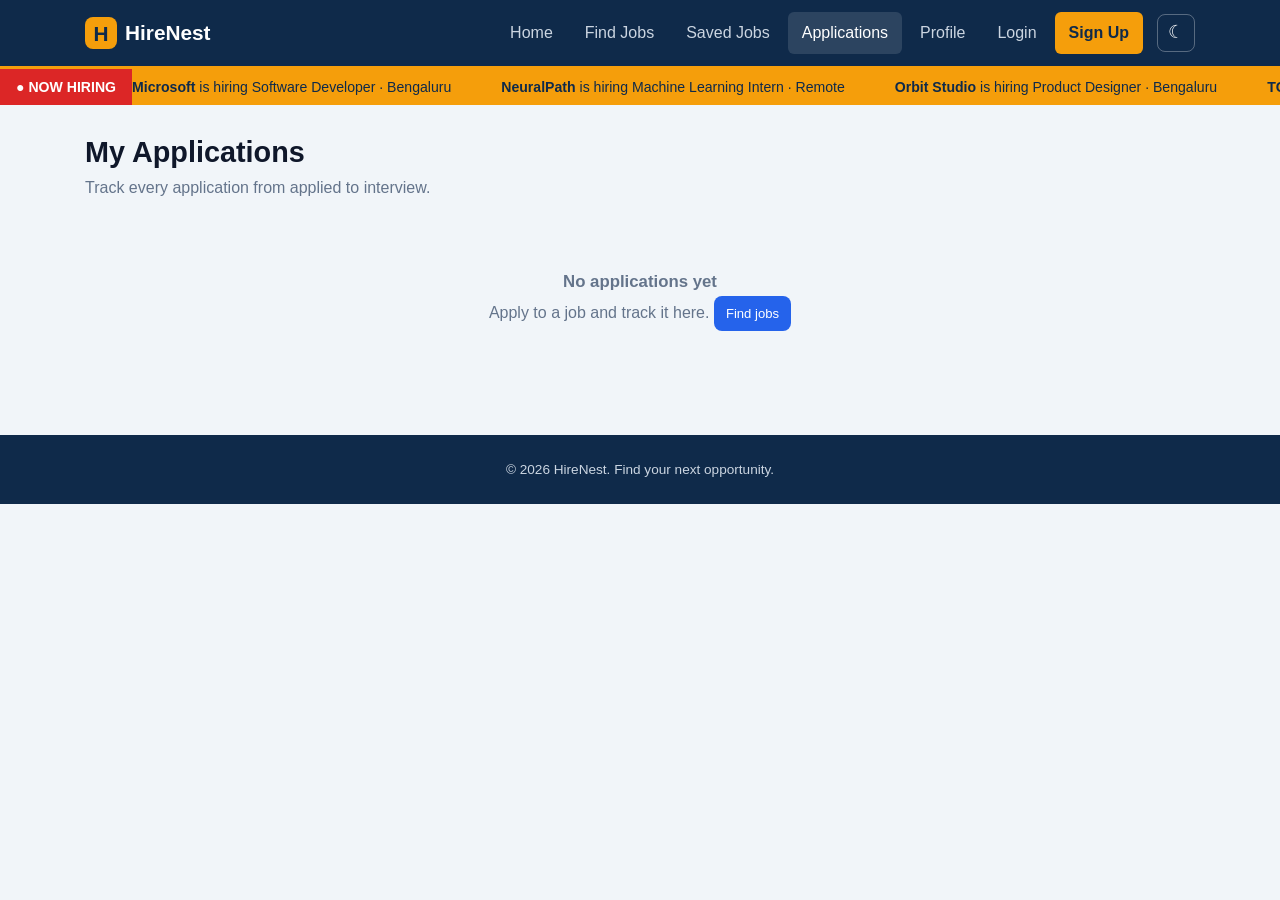
<file: hirenest (3)/hirenest/applications.html>
<!DOCTYPE html>
<html lang="en">

<head>
    <meta charset="utf-8">
    <meta name="viewport" content="width=device-width,initial-scale=1">
    <title>Applications - HireNest</title>
    <link rel="icon" href="assets/images/logo.svg">
    <link rel="stylesheet" href="css/style.css">
    <link rel="stylesheet" href="css/responsive.css">
</head>

<body>
    <div id="nav"></div>
    <main class="wrap">
        <h1>My Applications</h1>
        <p class="mut" style="margin-bottom:18px">Track every application from applied to interview.</p>
        <div class="grid" id="appList"></div>
    </main>
    <footer class="foot">© 2026 HireNest. Find your next opportunity.</footer>
    <div id="toasts" aria-live="polite"></div>
    <script src="js/data.js"></script>
    <script src="js/app.js"></script>
    <script src="js/application.js"></script>
</body>

</html>
</file>
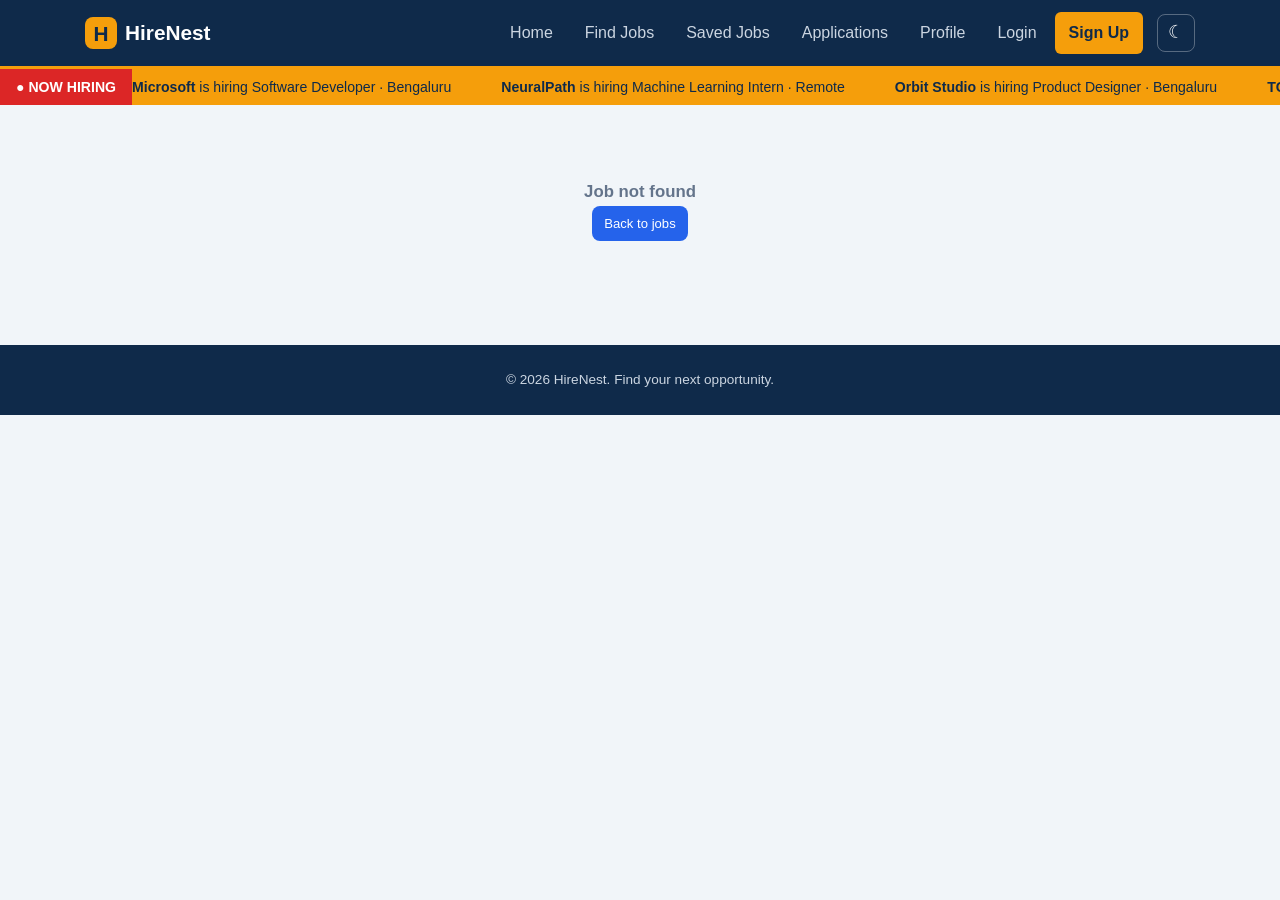
<file: hirenest (3)/hirenest/job-details.html>
<!DOCTYPE html>
<html lang="en">

<head>
    <meta charset="utf-8">
    <meta name="viewport" content="width=device-width,initial-scale=1">
    <title>Job Details - HireNest</title>
    <link rel="icon" href="assets/images/logo.svg">
    <link rel="stylesheet" href="css/style.css">
    <link rel="stylesheet" href="css/responsive.css">
</head>

<body>
    <div id="nav"></div>
    <main class="wrap" id="detail"></main>
    <div class="modal" id="am" role="dialog" aria-modal="true" aria-labelledby="amt">
        <div class="box">
            <div class="row between">
                <h2 id="amt" style="margin:0">Apply for this job</h2><button class="icon-btn" data-close
                    aria-label="Close">✕</button>
            </div>
            <div id="abody">
                <form id="af" class="form" novalidate></form>
            </div>
        </div>
    </div>
    <footer class="foot">© 2026 HireNest. Find your next opportunity.</footer>
    <div id="toasts" aria-live="polite"></div>
    <script src="js/data.js"></script>
    <script src="js/app.js"></script>
    <script src="js/application.js"></script>
</body>

</html>
</file>
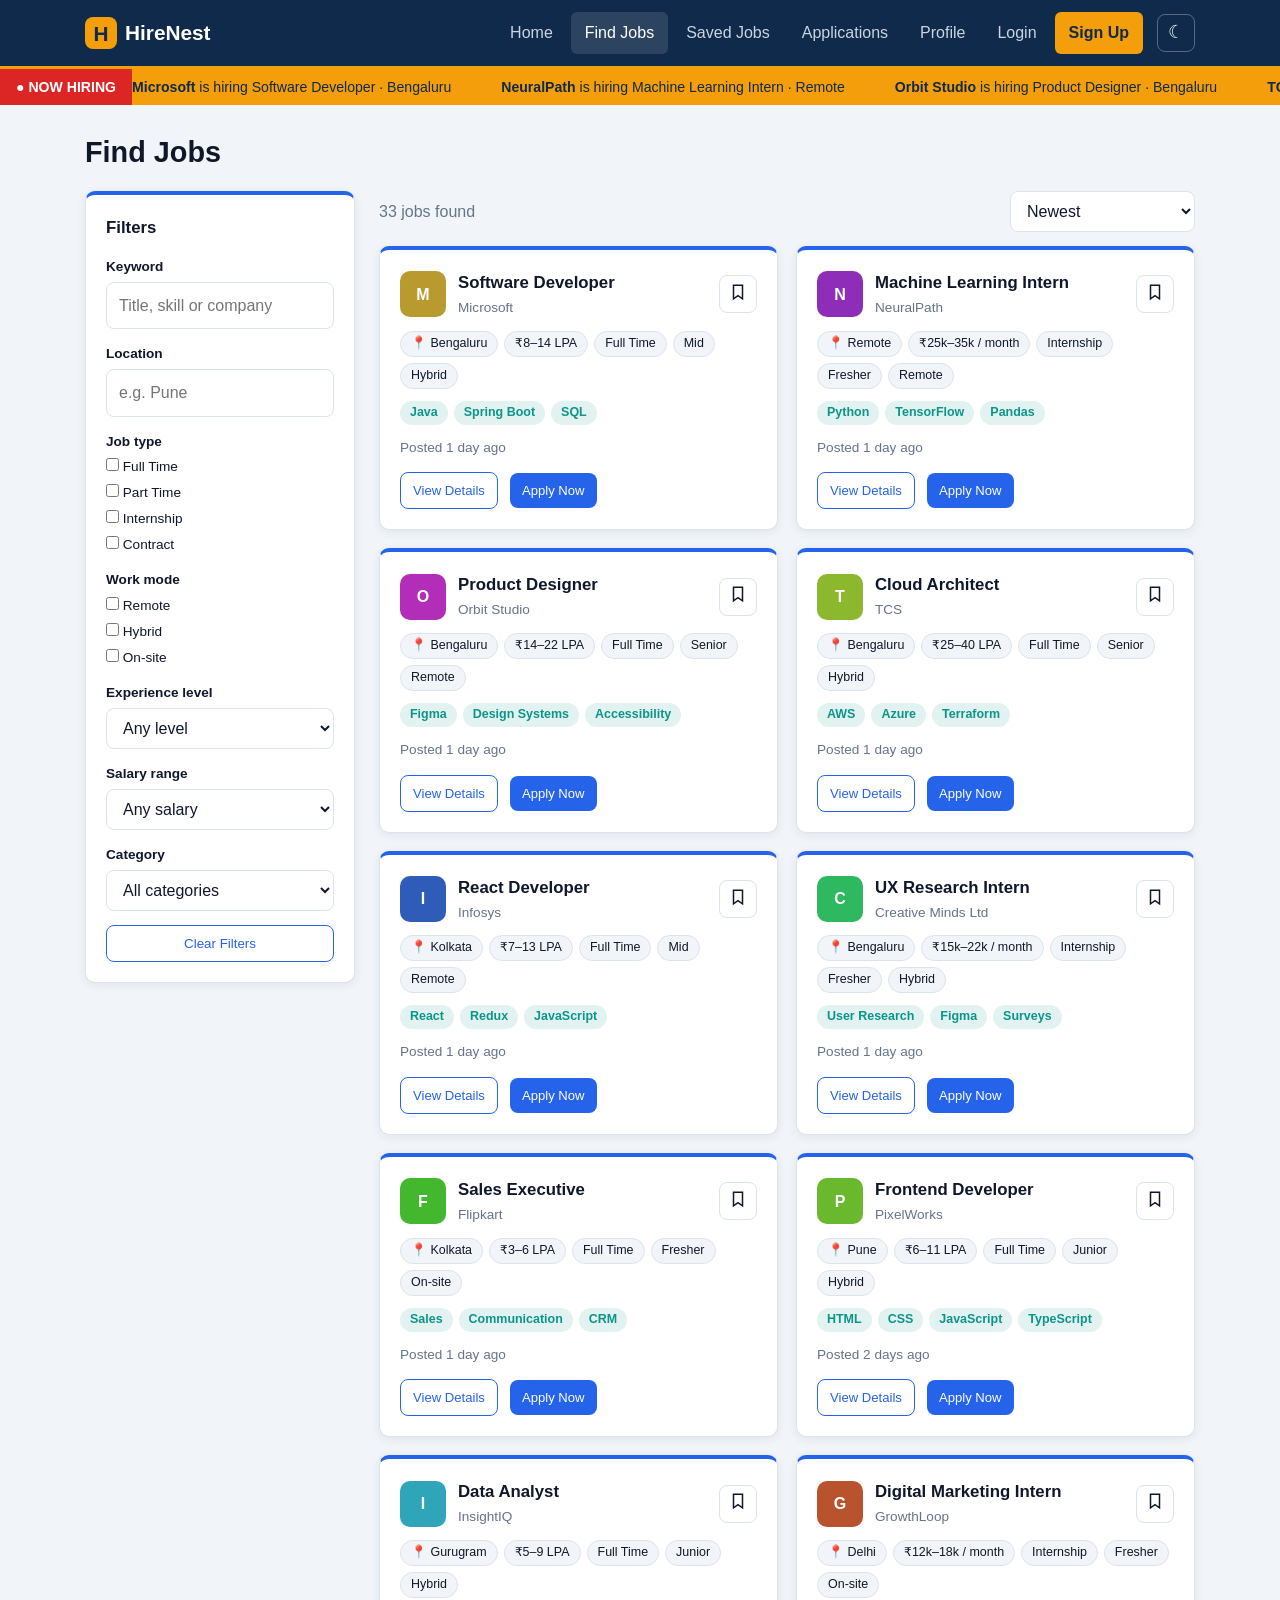
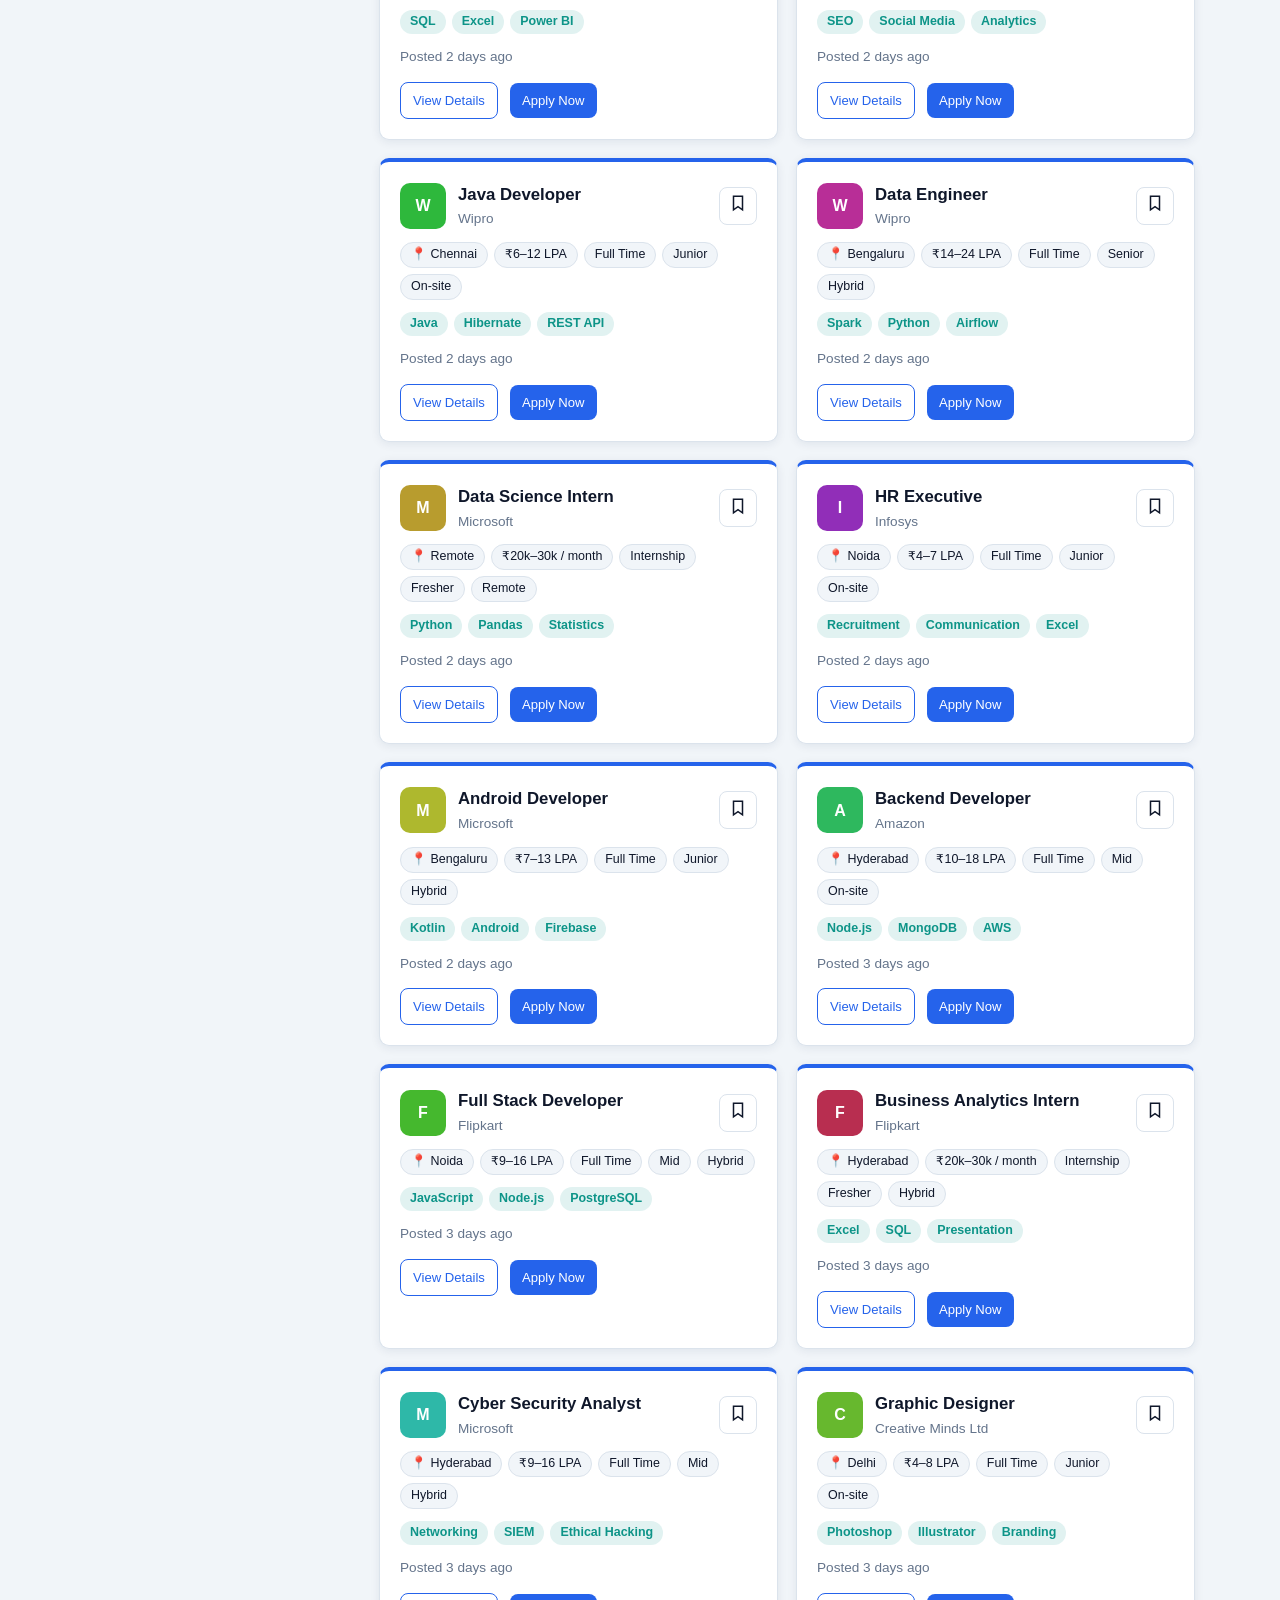
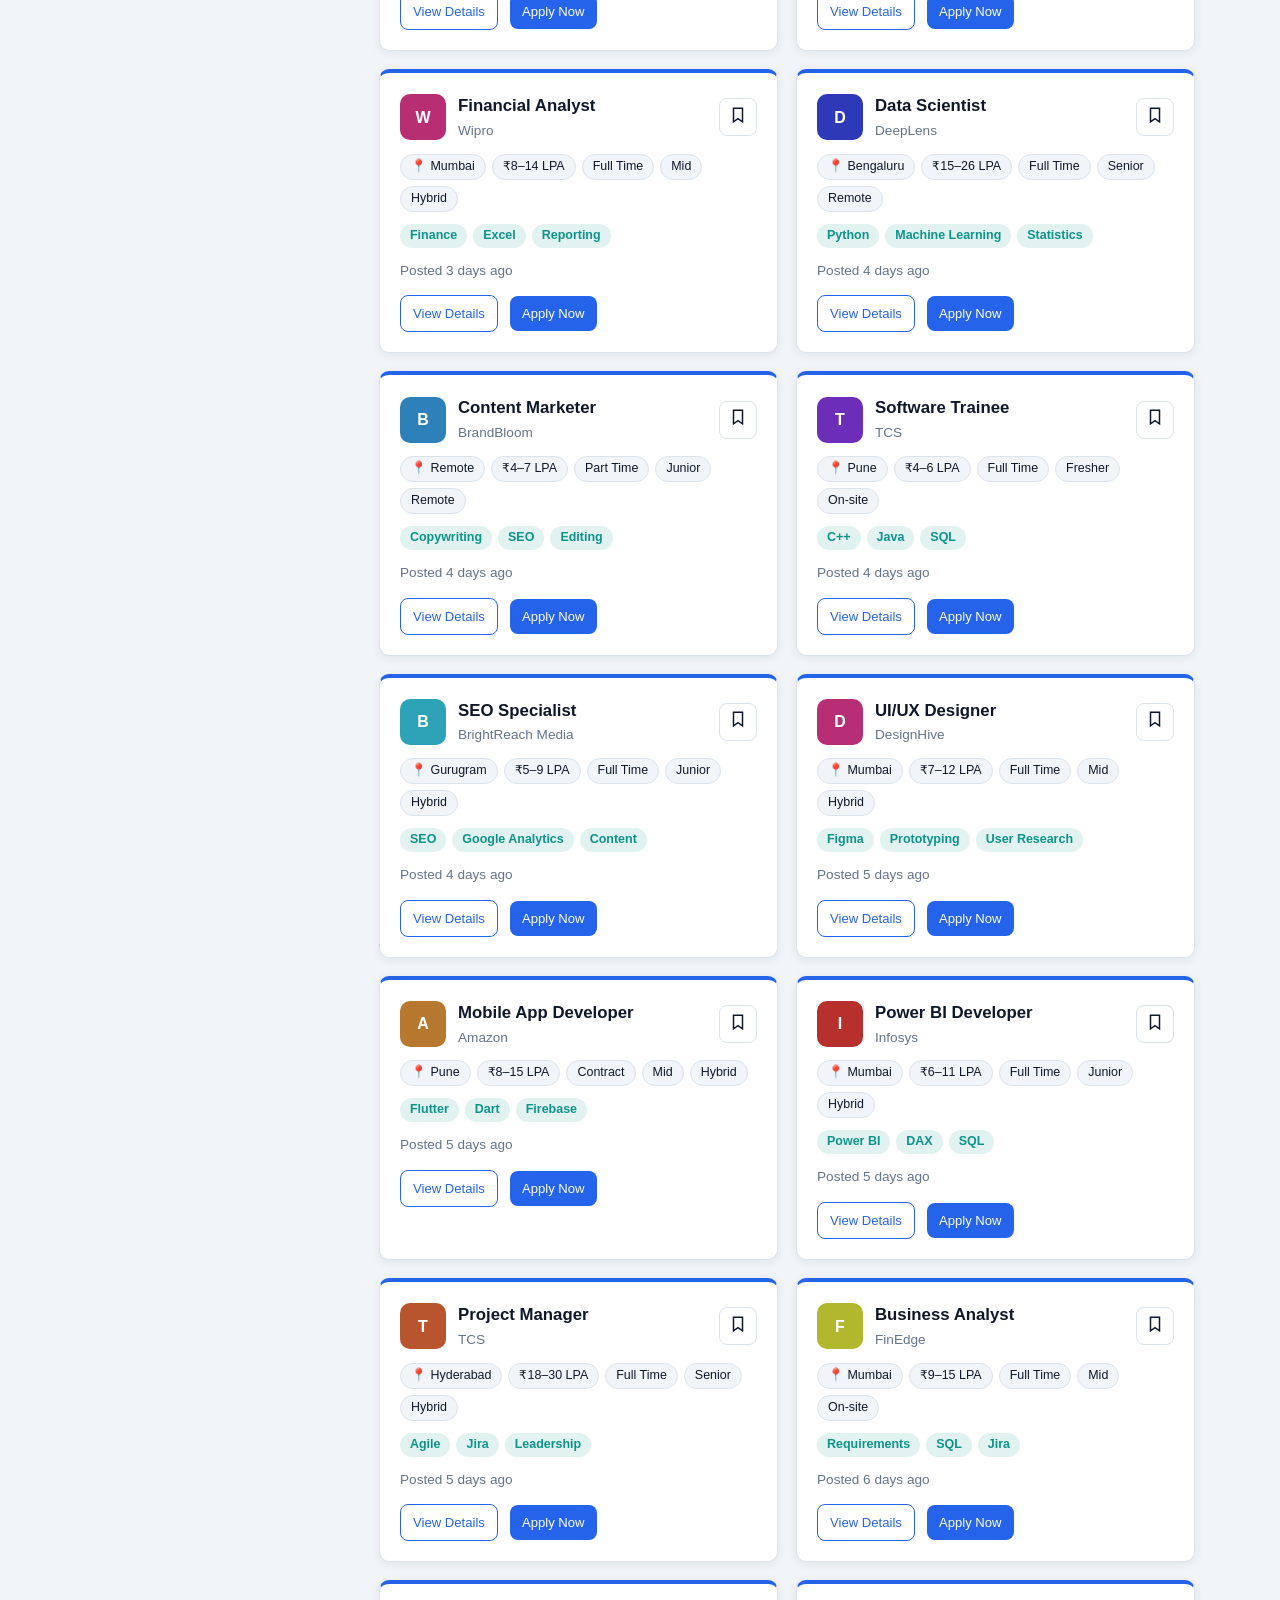
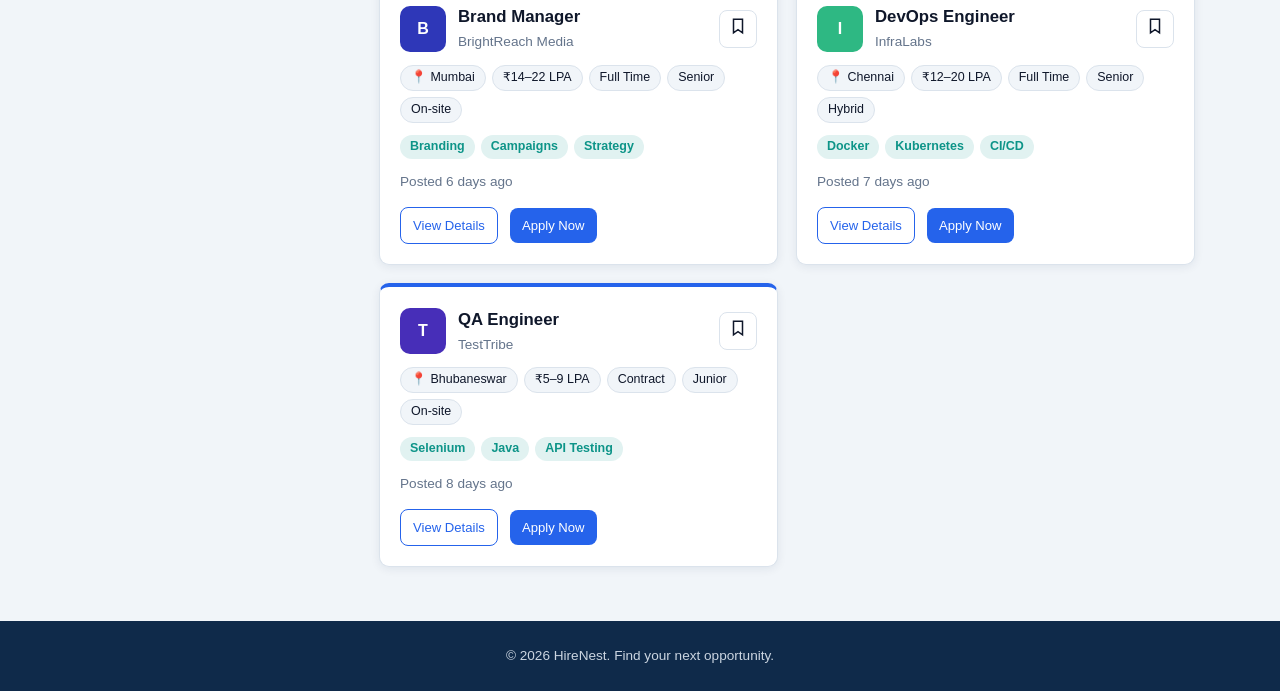
<file: hirenest (3)/hirenest/jobs.html>
<!DOCTYPE html>
<html lang="en">

<head>
    <meta charset="utf-8">
    <meta name="viewport" content="width=device-width,initial-scale=1">
    <title>Find Jobs - HireNest</title>
    <link rel="icon" href="assets/images/logo.svg">
    <link rel="stylesheet" href="css/style.css">
    <link rel="stylesheet" href="css/responsive.css">
</head>

<body>
    <div id="nav"></div>
    <main class="wrap">
        <h1>Find Jobs</h1>
        <div class="layout">
            <form class="card filters" id="ff">
                <h3 style="margin-bottom:14px">Filters</h3>
                <div class="f"><label for="fq">Keyword</label><input id="fq" placeholder="Title, skill or company">
                </div>
                <div class="f"><label for="fl">Location</label><input id="fl" placeholder="e.g. Pune"></div>
                <div class="f"><label>Job type</label>
                    <div id="types"></div>
                </div>
                <div class="f"><label>Work mode</label>
                    <div id="modes"></div>
                </div>
                <div class="f"><label for="fexp">Experience level</label><select id="fexp"></select></div>
                <div class="f"><label for="fsal">Salary range</label><select id="fsal">
                        <option value="0">Any salary</option>
                        <option value="5">₹5 LPA and above</option>
                        <option value="10">₹10 LPA and above</option>
                        <option value="15">₹15 LPA and above</option>
                        <option value="20">₹20 LPA and above</option>
                    </select></div>
                <div class="f"><label for="fcat">Category</label><select id="fcat"></select></div>
                <button type="button" class="btn ghost" id="clear" style="width:100%">Clear Filters</button>
            </form>
            <section>
                <div class="row between"><span id="count" class="mut"></span><select id="sort" style="width:auto"
                        aria-label="Sort jobs">
                        <option value="new">Newest</option>
                        <option value="hi">Salary: High to Low</option>
                        <option value="lo">Salary: Low to High</option>
                    </select></div>
                <div class="grid" id="jobList" style="margin-top:14px"></div>
            </section>
        </div>
    </main>
    <footer class="foot">© 2026 HireNest. Find your next opportunity.</footer>
    <div id="toasts" aria-live="polite"></div>
    <script src="js/data.js"></script>
    <script src="js/app.js"></script>
    <script src="js/jobs.js"></script>
</body>

</html>
</file>
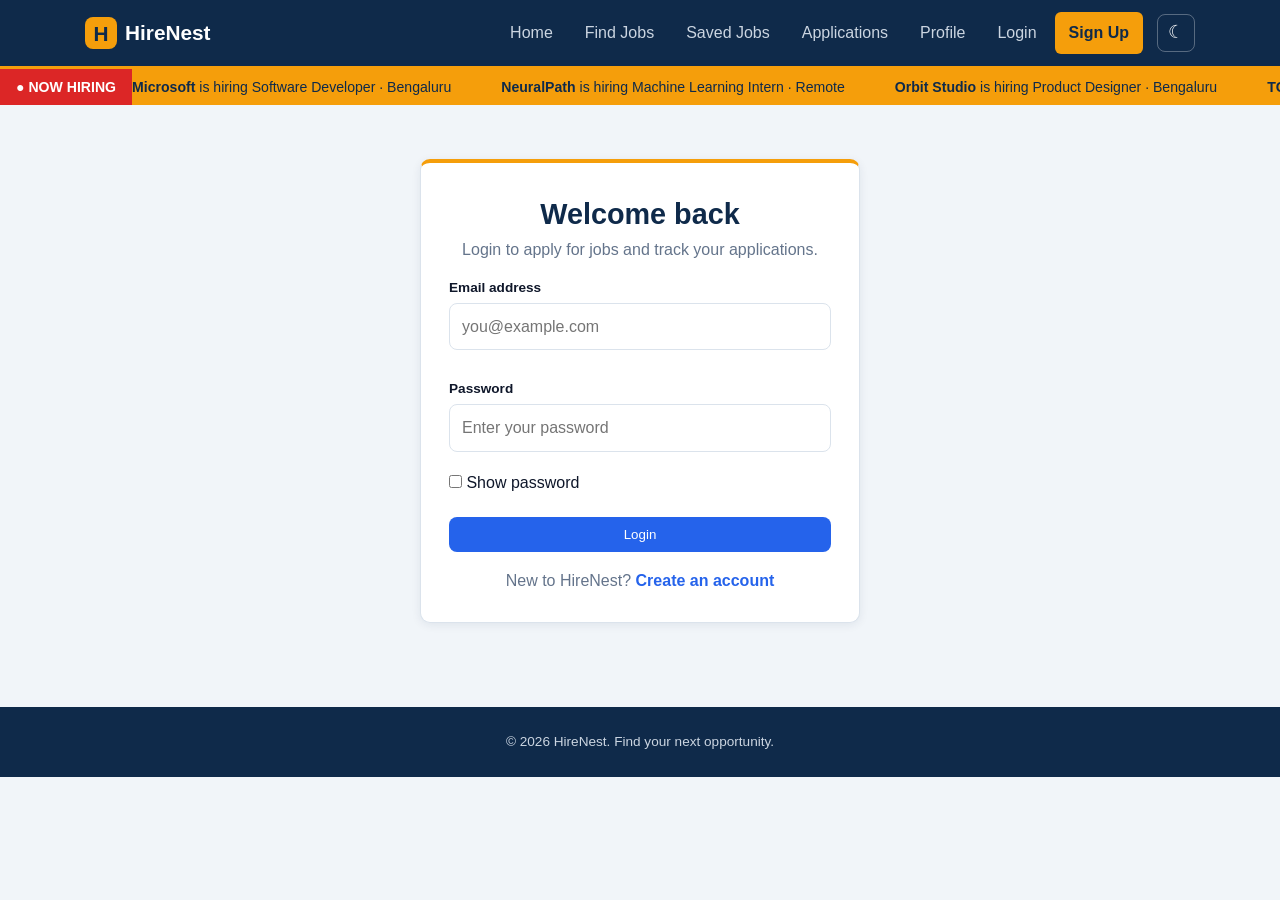
<file: hirenest (3)/hirenest/login.html>
<!DOCTYPE html>
<html lang="en">

<head>
    <meta charset="utf-8">
    <meta name="viewport" content="width=device-width,initial-scale=1">
    <title>Login - HireNest</title>
    <link rel="icon" href="assets/images/logo.svg">
    <link rel="stylesheet" href="css/style.css">
    <link rel="stylesheet" href="css/responsive.css">
</head>

<body>
    <div id="nav"></div>
    <main class="wrap">
        <div class="auth-page">
            <div class="card">
                <h1>Welcome back</h1>
                <p class="mut" style="text-align:center">Login to apply for jobs and track your applications.</p>

                <form id="loginForm" novalidate>
                    <div class="f">
                        <label for="email">Email address</label>
                        <input type="email" id="email" placeholder="you@example.com">
                        <div class="err" id="e-email"></div>
                    </div>
                    <div class="f">
                        <label for="password">Password</label>
                        <input type="password" id="password" placeholder="Enter your password">
                        <div class="err" id="e-password"></div>
                    </div>
                    <label class="ck"><input type="checkbox" id="showPw"> Show password</label>
                    <button class="btn" type="submit">Login</button>
                </form>

                <p class="auth-note mut">New to HireNest? <a href="signup.html">Create an account</a></p>
            </div>
        </div>
    </main>
    <footer class="foot">© 2026 HireNest. Find your next opportunity.</footer>
    <div id="toasts" aria-live="polite"></div>
    <script src="js/data.js"></script>
    <script src="js/app.js"></script>
    <script src="js/auth.js"></script>
</body>

</html>
</file>
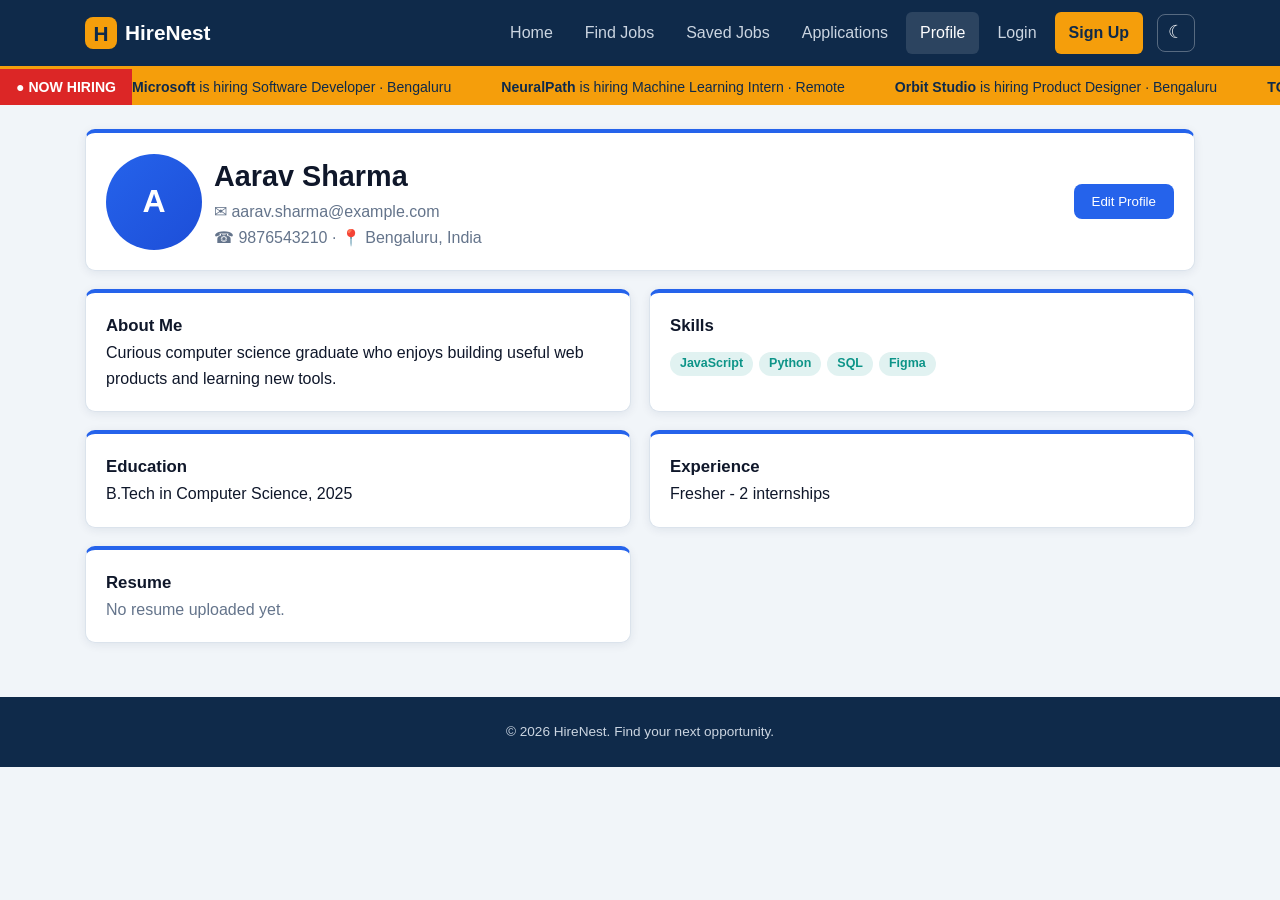
<file: hirenest (3)/hirenest/profile.html>
<!DOCTYPE html>
<html lang="en">

<head>
    <meta charset="utf-8">
    <meta name="viewport" content="width=device-width,initial-scale=1">
    <title>Profile - HireNest</title>
    <link rel="icon" href="assets/images/logo.svg">
    <link rel="stylesheet" href="css/style.css">
    <link rel="stylesheet" href="css/responsive.css">
</head>

<body>
    <div id="nav"></div>
    <main class="wrap">
        <div id="profile"></div>
    </main>
    <div class="modal" id="pm" role="dialog" aria-modal="true">
        <div class="box">
            <h2 style="margin:0">Edit Profile</h2>
            <form id="pf" class="form"></form>
        </div>
    </div>
    <footer class="foot">© 2026 HireNest. Find your next opportunity.</footer>
    <div id="toasts" aria-live="polite"></div>
    <script src="js/data.js"></script>
    <script src="js/app.js"></script>
    <script src="js/profile.js"></script>
</body>

</html>
</file>
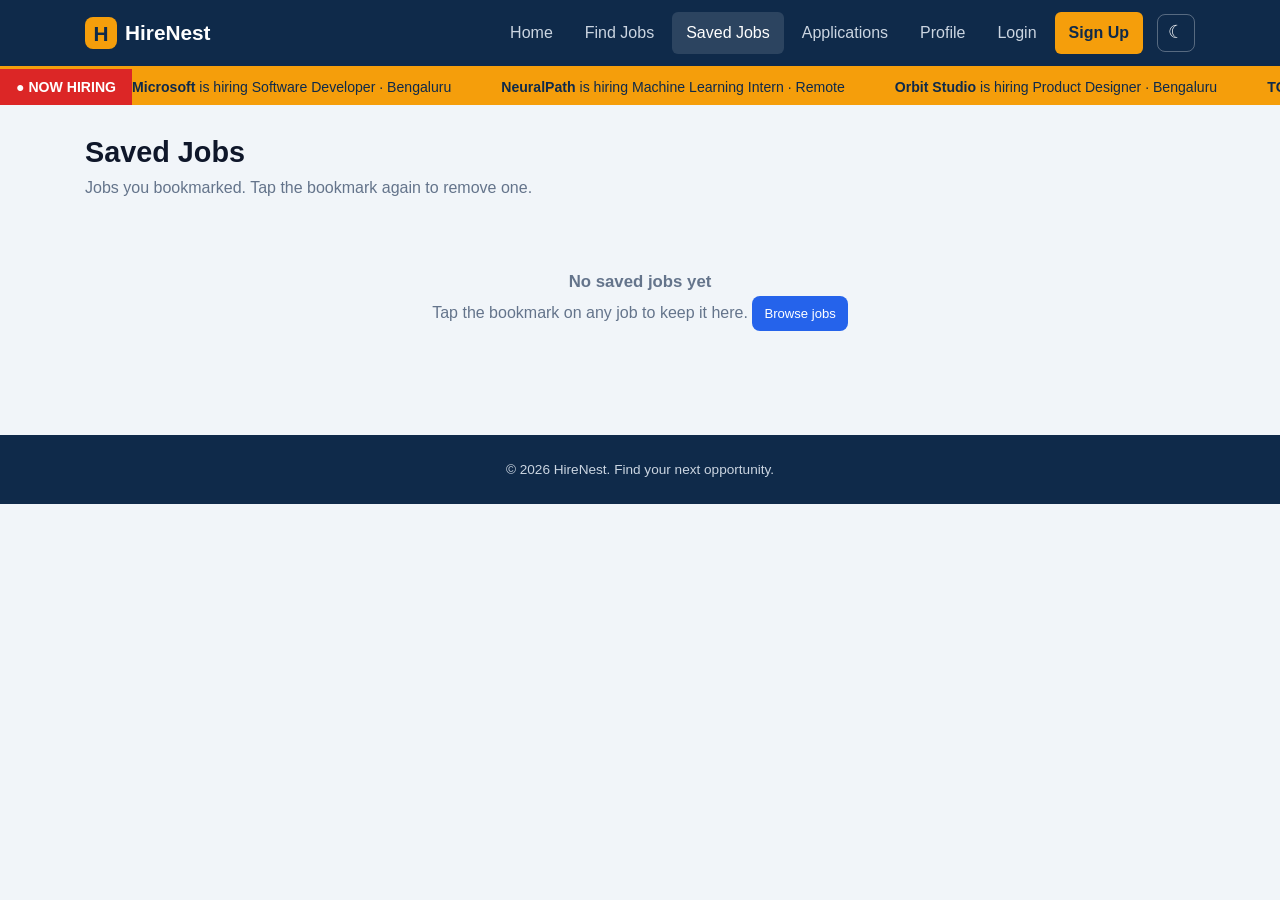
<file: hirenest (3)/hirenest/saved-jobs.html>
<!DOCTYPE html>
<html lang="en">

<head>
    <meta charset="utf-8">
    <meta name="viewport" content="width=device-width,initial-scale=1">
    <title>Saved Jobs - HireNest</title>
    <link rel="icon" href="assets/images/logo.svg">
    <link rel="stylesheet" href="css/style.css">
    <link rel="stylesheet" href="css/responsive.css">
</head>

<body>
    <div id="nav"></div>
    <main class="wrap">
        <h1>Saved Jobs</h1>
        <p class="mut" style="margin-bottom:18px">Jobs you bookmarked. Tap the bookmark again to remove one.</p>
        <div class="grid" id="savedList"></div>
    </main>
    <footer class="foot">© 2026 HireNest. Find your next opportunity.</footer>
    <div id="toasts" aria-live="polite"></div>
    <script src="js/data.js"></script>
    <script src="js/app.js"></script>
    <script src="js/jobs.js"></script>
</body>

</html>
</file>
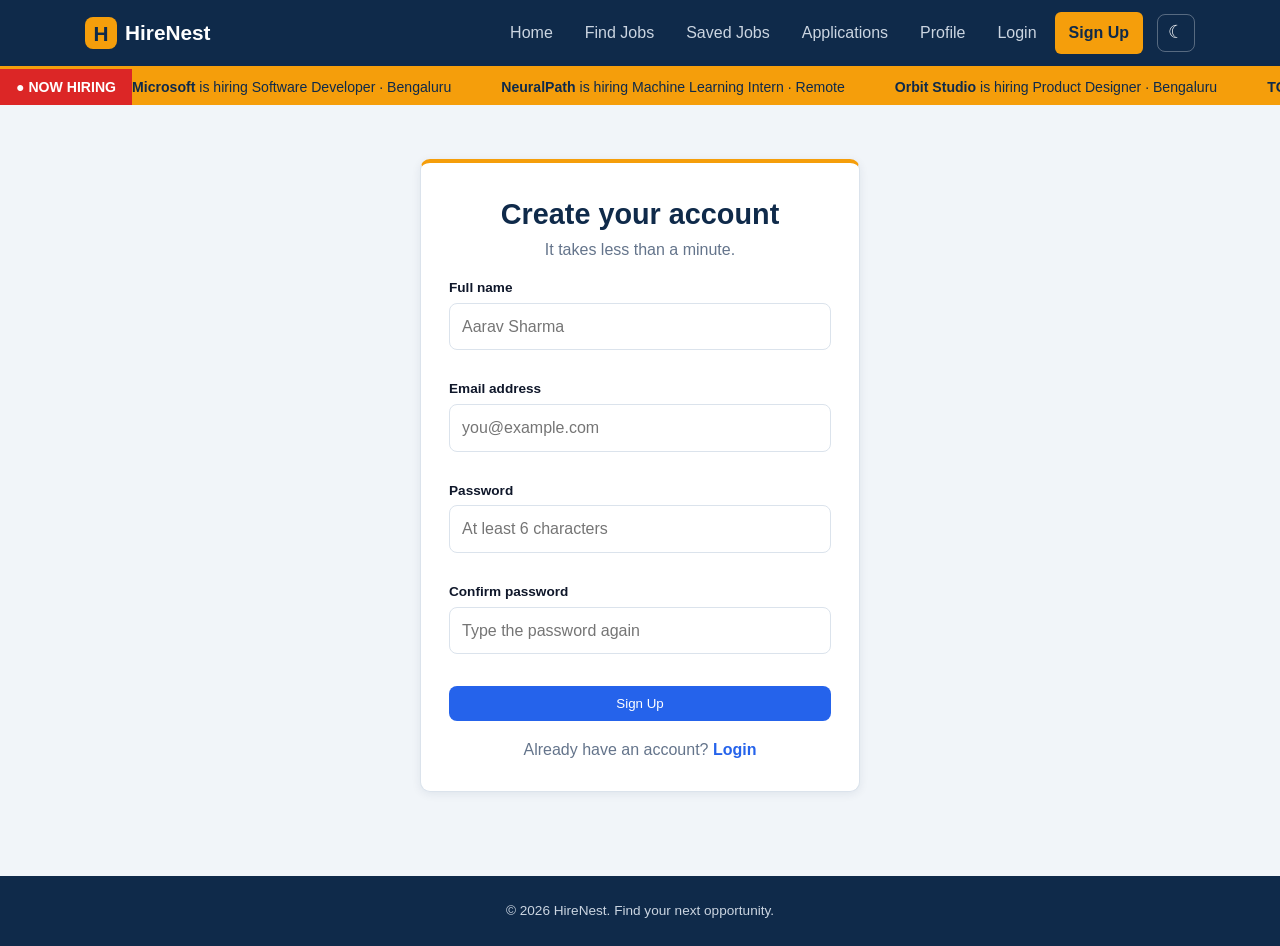
<file: hirenest (3)/hirenest/signup.html>
<!DOCTYPE html>
<html lang="en">

<head>
    <meta charset="utf-8">
    <meta name="viewport" content="width=device-width,initial-scale=1">
    <title>Sign Up - HireNest</title>
    <link rel="icon" href="assets/images/logo.svg">
    <link rel="stylesheet" href="css/style.css">
    <link rel="stylesheet" href="css/responsive.css">
</head>

<body>
    <div id="nav"></div>
    <main class="wrap">
        <div class="auth-page">
            <div class="card">
                <h1>Create your account</h1>
                <p class="mut" style="text-align:center">It takes less than a minute.</p>

                <form id="signupForm" novalidate>
                    <div class="f">
                        <label for="name">Full name</label>
                        <input type="text" id="name" placeholder="Aarav Sharma">
                        <div class="err" id="e-name"></div>
                    </div>
                    <div class="f">
                        <label for="email">Email address</label>
                        <input type="email" id="email" placeholder="you@example.com">
                        <div class="err" id="e-email"></div>
                    </div>
                    <div class="f">
                        <label for="password">Password</label>
                        <input type="password" id="password" placeholder="At least 6 characters">
                        <div class="err" id="e-password"></div>
                    </div>
                    <div class="f">
                        <label for="confirm">Confirm password</label>
                        <input type="password" id="confirm" placeholder="Type the password again">
                        <div class="err" id="e-confirm"></div>
                    </div>
                    <button class="btn" type="submit">Sign Up</button>
                </form>

                <p class="auth-note mut">Already have an account? <a href="login.html">Login</a></p>
            </div>
        </div>
    </main>
    <footer class="foot">© 2026 HireNest. Find your next opportunity.</footer>
    <div id="toasts" aria-live="polite"></div>
    <script src="js/data.js"></script>
    <script src="js/app.js"></script>
    <script src="js/auth.js"></script>
</body>

</html>
</file>
<file: hirenest (3)/hirenest/css/style.css>
/* HireNest - main styles
   Colours are stored in variables at the top, so changing a colour here
   changes it across the whole website. Dark mode just swaps the variables. */

:root {
    --bg: #f1f5f9;        /* page background (light grey-blue) */
    --card: #ffffff;      /* cards and boxes */
    --tx: #0f172a;        /* main text (dark navy) */
    --mut: #64748b;       /* muted grey text */
    --bd: #dbe3ec;        /* borders */
    --navy: #0f2a4a;      /* header and footer */
    --pri: #2563eb;       /* main blue */
    --pri2: #1d4ed8;      /* darker blue for hover */
    --teal: #0d9488;      /* second colour */
    --gold: #f59e0b;      /* accent colour for highlights */
    --ok: #16a34a;        /* success green */
    --red: #dc2626;       /* error red */
    --sh: 0 2px 10px rgba(15, 42, 74, .08);
    --r: 10px;
}

[data-theme=dark] {
    --bg: #0b1220;
    --card: #131c2e;
    --tx: #e6ecf5;
    --mut: #94a3b8;
    --bd: #26334a;
    --navy: #0a1424;
    --pri: #3b82f6;
    --pri2: #2563eb;
    --sh: 0 2px 10px rgba(0, 0, 0, .4);
}

* {
    box-sizing: border-box;
    margin: 0;
}

body {
    font-family: "Segoe UI", Roboto, Arial, sans-serif;
    background: var(--bg);
    color: var(--tx);
    line-height: 1.6;
}

a {
    color: inherit;
    text-decoration: none;
}

h1 {
    font-size: 1.8rem;
}

h2 {
    margin: 30px 0 14px;
    padding-left: 12px;
    border-left: 5px solid var(--gold);
}

h3 {
    font-size: 1.05rem;
}

:focus-visible {
    outline: 2px solid var(--gold);
    outline-offset: 2px;
}

/* ---------- Layout helpers ---------- */
.wrap {
    max-width: 1150px;
    margin: 0 auto;
    padding: 24px 20px;
}

.mut {
    color: var(--mut);
}

.sm {
    font-size: .85rem;
}

.grow {
    flex: 1;
    min-width: 0;
}

.row {
    display: flex;
    gap: 12px;
    align-items: center;
    flex-wrap: wrap;
}

.between {
    justify-content: space-between;
}

/* ---------- Header / navigation ---------- */
#nav {
    position: sticky;
    top: 0;
    z-index: 50;
}

header {
    background: var(--navy);
    color: #fff;
    border-bottom: 3px solid var(--gold);
}

.nav {
    max-width: 1150px;
    margin: auto;
    display: flex;
    align-items: center;
    gap: 14px;
    padding: 12px 20px;
}

.logo {
    font-weight: 800;
    font-size: 1.3rem;
    display: flex;
    gap: 8px;
    align-items: center;
}

.logo i {
    width: 32px;
    height: 32px;
    border-radius: 8px;
    background: var(--gold);
    display: grid;
    place-items: center;
    color: var(--navy);
    font-style: normal;
}

.links {
    display: flex;
    gap: 4px;
    margin-left: auto;
    align-items: center;
}

.links a {
    padding: 8px 14px;
    border-radius: 6px;
    color: #cbd5e1;
    font-weight: 500;
}

.links a:hover,
.links a.on {
    background: rgba(255, 255, 255, .12);
    color: #fff;
}

.links a.signup {
    background: var(--gold);
    color: var(--navy);
    font-weight: 700;
}

.links a.signup:hover {
    background: #fbbf24;
    color: var(--navy);
}

.links .hi {
    color: var(--gold);
    font-weight: 600;
    padding: 0 8px;
}

.icon-btn {
    border: 1px solid var(--bd);
    background: none;
    color: var(--tx);
    width: 38px;
    height: 38px;
    border-radius: 8px;
    cursor: pointer;
    font-size: 1.1rem;
    flex: none;
}

header .icon-btn {
    color: #fff;
    border-color: rgba(255, 255, 255, .3);
}

#burger {
    display: none;
}

/* ---------- Buttons ---------- */
.btn {
    border: 0;
    border-radius: 8px;
    padding: 10px 18px;
    font: 600 .9rem inherit;
    cursor: pointer;
    background: var(--pri);
    color: #fff;
    display: inline-block;
}

.btn:hover {
    background: var(--pri2);
}

.btn.ghost {
    background: none;
    color: var(--pri);
    border: 1px solid var(--pri);
}

.btn.ghost:hover {
    background: rgba(37, 99, 235, .08);
}

.btn.ghost.on {
    background: var(--pri);
    color: #fff;
}

.btn.gold {
    background: var(--gold);
    color: var(--navy);
}

.btn.gold:hover {
    background: #fbbf24;
}

.btn.sm {
    padding: 7px 12px;
    font-size: .82rem;
}

.btn:disabled {
    opacity: .6;
    cursor: wait;
}

/* ---------- Form fields ---------- */
input,
select,
textarea {
    font: inherit;
    color: var(--tx);
    background: var(--card);
    border: 1px solid var(--bd);
    border-radius: 8px;
    padding: 10px 12px;
    width: 100%;
}

input:focus,
select:focus,
textarea:focus {
    border-color: var(--pri);
}

input[type=checkbox] {
    width: auto;
}

/* ---------- Home page ---------- */
.hero {
    text-align: center;
    padding: 70px 20px;
    border-radius: 14px;
    color: #fff;
    background: linear-gradient(rgba(15, 42, 74, .88), rgba(37, 99, 235, .78)), url("https://encrypted-tbn0.gstatic.com/images?q=tbn:ANd9GcTvOieOl-j9EJo7MgUSnM0qVL9k8SlHASM0vtNy4n0qdg&s=10") center / cover no-repeat, url(../assets/images/skyline.svg) center bottom / cover no-repeat;
    margin-bottom: 10px;
}

.hero h1 {
    font-size: clamp(1.9rem, 5vw, 2.8rem);
}

.hero p {
    color: #dbeafe;
    margin: 8px 0 26px;
}

.search {
    display: flex;
    gap: 10px;
    background: var(--card);
    padding: 10px;
    border-radius: 10px;
    max-width: 800px;
    margin: auto;
    box-shadow: var(--sh);
}

.cats {
    display: flex;
    flex-wrap: wrap;
    gap: 12px;
}

.cat {
    background: var(--card);
    border: 1px solid var(--bd);
    border-left: 4px solid var(--teal);
    padding: 12px 22px;
    border-radius: 8px;
    font-weight: 600;
}

.cat:hover {
    border-left-color: var(--gold);
    color: var(--pri);
}

.stats {
    display: grid;
    grid-template-columns: repeat(3, 1fr);
    gap: 16px;
    margin: 40px 0;
    text-align: center;
    background: linear-gradient(rgba(15, 42, 74, .92), rgba(15, 42, 74, .92)), url(../assets/images/skyline.svg) center bottom / cover no-repeat;
    color: #fff;
    padding: 28px;
    border-radius: 12px;
}

.stats b {
    font-size: 2rem;
    color: var(--gold);
}

.stats .mut {
    color: #cbd5e1;
}

/* ---------- Grids ---------- */
.grid {
    display: grid;
    grid-template-columns: repeat(auto-fill, minmax(320px, 1fr));
    gap: 18px;
}

.grid2 {
    display: grid;
    grid-template-columns: 1fr 1fr;
    gap: 18px;
    margin-top: 18px;
}

.layout {
    display: grid;
    grid-template-columns: 270px 1fr;
    gap: 24px;
    margin-top: 16px;
    align-items: start;
}

/* ---------- Cards ---------- */
.card {
    background: var(--card);
    border: 1px solid var(--bd);
    border-top: 4px solid var(--pri);
    border-radius: var(--r);
    padding: 20px;
    box-shadow: var(--sh);
}

.grid .card:hover {
    border-top-color: var(--gold);
}

.card>.row:last-child {
    margin-top: 14px;
}

.det h3 {
    margin: 18px 0 6px;
    color: var(--pri);
}

ul {
    padding-left: 20px;
    margin: 6px 0;
}

.av {
    width: 46px;
    height: 46px;
    border-radius: 10px;
    display: grid;
    place-items: center;
    color: #fff;
    font-weight: 700;
    flex: none;
}

.big {
    width: 96px;
    height: 96px;
    font-size: 2rem;
    border-radius: 50%;
    background-size: cover;
    background-position: center;
}

.meta {
    display: flex;
    flex-wrap: wrap;
    gap: 6px;
    margin: 12px 0;
}

.tag {
    background: var(--bg);
    border: 1px solid var(--bd);
    padding: 2px 10px;
    border-radius: 99px;
    font-size: .78rem;
}

.chip {
    background: rgba(13, 148, 136, .12);
    color: var(--teal);
    padding: 2px 10px;
    border-radius: 99px;
    font-size: .78rem;
    font-weight: 600;
}

.bm.on svg {
    fill: var(--gold);
    color: var(--gold);
}

/* ---------- Filters and forms ---------- */
.filters .f {
    margin-bottom: 14px;
}

.ck {
    display: block;
    font-weight: 400 !important;
    margin: 4px 0;
}

.f label {
    font-weight: 600;
    font-size: .85rem;
    display: block;
    margin-bottom: 4px;
}

.err {
    color: var(--red);
    font-size: .8rem;
    min-height: 1.1em;
}

.f.bad :is(input, select, textarea) {
    border-color: var(--red);
}

.form {
    display: grid;
    grid-template-columns: 1fr 1fr;
    gap: 12px;
    margin-top: 14px;
}

.f.full {
    grid-column: 1/-1;
}

/* ---------- Login / Sign up pages ---------- */
.auth-page {
    max-width: 440px;
    margin: 30px auto;
}

.auth-page .card {
    border-top-color: var(--gold);
    padding: 28px;
}

.auth-page h1 {
    text-align: center;
    color: var(--navy);
}

[data-theme=dark] .auth-page h1 {
    color: var(--tx);
}

.auth-page .f {
    margin-top: 14px;
}

.auth-page .btn {
    width: 100%;
    margin-top: 18px;
}

.auth-note {
    text-align: center;
    margin-top: 16px;
}

.auth-note a {
    color: var(--pri);
    font-weight: 600;
}

/* ---------- Application status badges ---------- */
.badge {
    padding: 3px 12px;
    border-radius: 99px;
    font-size: .78rem;
    font-weight: 600;
}

.s-Applied {
    background: #dbeafe;
    color: #1d4ed8;
}

.s-UnderReview {
    background: #fef3c7;
    color: #b45309;
}

.s-Shortlisted {
    background: #ede9fe;
    color: #6d28d9;
}

.s-Interview {
    background: #dcfce7;
    color: #15803d;
}

.s-Rejected {
    background: #fee2e2;
    color: #b91c1c;
}

/* timeline */
.tl {
    display: flex;
    margin-top: 16px;
}

.tl div {
    flex: 1;
    text-align: center;
    font-size: .72rem;
    color: var(--mut);
    position: relative;
}

.tl div:before {
    content: "";
    display: block;
    width: 14px;
    height: 14px;
    border-radius: 50%;
    background: var(--bd);
    margin: 0 auto 4px;
    position: relative;
    z-index: 1;
}

.tl div:after {
    content: "";
    position: absolute;
    top: 6px;
    left: -50%;
    width: 100%;
    height: 2px;
    background: var(--bd);
}

.tl div:first-child:after {
    display: none;
}

.tl .done:before,
.tl .done:after {
    background: var(--teal);
}

.tl .bad:before,
.tl .bad:after {
    background: var(--red);
}

/* ---------- Popup (modal) ---------- */
.modal {
    position: fixed;
    inset: 0;
    background: rgba(0, 0, 0, .55);
    display: none;
    place-items: center;
    z-index: 100;
    padding: 16px;
}

.modal.open {
    display: grid;
}

.box {
    background: var(--card);
    border-radius: 12px;
    padding: 26px;
    width: 100%;
    max-width: 640px;
    max-height: 92vh;
    overflow: auto;
}

/* ---------- Resume upload ---------- */
.drop {
    border: 2px dashed var(--bd);
    border-radius: 10px;
    padding: 20px;
    text-align: center;
}

.drop.over {
    border-color: var(--pri);
    background: rgba(37, 99, 235, .08);
}

.fileitem {
    display: flex;
    gap: 10px;
    align-items: center;
    margin-top: 10px;
    padding: 10px;
    border: 1px solid var(--bd);
    border-radius: 8px;
}

.bar {
    height: 8px;
    background: var(--bd);
    border-radius: 9px;
    overflow: hidden;
    margin-top: 6px;
}

.bar b {
    display: block;
    height: 100%;
    width: 0;
    background: var(--teal);
}

.okp {
    text-align: center;
    padding: 20px;
}

.check {
    width: 64px;
    height: 64px;
    border-radius: 50%;
    background: var(--ok);
    color: #fff;
    font-size: 2rem;
    display: grid;
    place-items: center;
    margin: 0 auto 12px;
}

/* ---------- Toast messages, loader, empty state, footer ---------- */
#toasts {
    position: fixed;
    right: 20px;
    bottom: 20px;
    display: grid;
    gap: 10px;
    z-index: 200;
}

.toast {
    background: var(--card);
    border-left: 4px solid var(--ok);
    padding: 12px 18px;
    border-radius: 8px;
    box-shadow: var(--sh);
}

.toast.err {
    border-color: var(--red);
}

.loader {
    width: 38px;
    height: 38px;
    border: 4px solid var(--bd);
    border-top-color: var(--pri);
    border-radius: 50%;
    animation: spin .8s linear infinite;
    margin: 40px auto;
    grid-column: 1/-1;
}

.empty {
    text-align: center;
    padding: 50px 20px;
    color: var(--mut);
    grid-column: 1/-1;
}

.foot {
    text-align: center;
    background: var(--navy);
    color: #cbd5e1;
    padding: 24px;
    font-size: .85rem;
    margin-top: 30px;
}

@keyframes spin {
    to {
        transform: rotate(360deg);
    }
}

/* ---------- Moving "Now Hiring" bar ---------- */
.ticker {
    display: flex;
    background: var(--gold);
    color: var(--navy);
    font-size: .88rem;
    overflow: hidden;
}

.ticker .live {
    background: var(--red);
    color: #fff;
    padding: 7px 16px;
    white-space: nowrap;
    z-index: 1;
}

.track {
    flex: 1;
    overflow: hidden;
}

.slide {
    display: inline-flex;
    white-space: nowrap;
    padding: 7px 0;
    animation: scroll 60s linear infinite;
}

.slide span {
    margin-right: 50px;
}

.ticker:hover .slide {
    animation-play-state: paused;
}

@keyframes scroll {
    to {
        transform: translateX(-50%);
    }
}

/* ---------- Top company cards ---------- */
.co {
    padding: 0;
    overflow: hidden;
    display: flex;
    flex-direction: column;
}

.co-img {
    position: relative;
    height: 170px;
    background: var(--navy);
}

.co-img img {
    width: 100%;
    height: 100%;
    object-fit: cover;
    display: block;
}

.co-img .av {
    position: absolute;
    left: 14px;
    bottom: 10px;
    background: #fff;
    color: var(--navy);
    box-shadow: var(--sh);
}

.co-body {
    padding: 14px 16px 16px;
    display: flex;
    flex-direction: column;
    gap: 6px;
    flex: 1;
}

.co-body .meta {
    margin: 4px 0;
}

.co-body .btn {
    align-self: flex-start;
    margin-top: auto;
}
</file>
<file: hirenest (3)/hirenest/css/responsive.css>
@media(max-width:900px) {
    .layout {
        grid-template-columns: 1fr
    }
}

@media(max-width:760px) {
    #burger {
        display: block
    }

    #theme {
        margin-left: auto
    }

    .links {
        display: none;
        position: absolute;
        top: 100%;
        left: 0;
        right: 0;
        flex-direction: column;
        background: var(--card);
        padding: 10px;
        border-bottom: 1px solid var(--bd);
        margin: 0
    }

    .links.open {
        display: flex
    }

    .search {
        flex-direction: column
    }

    .form,
    .grid2 {
        grid-template-columns: 1fr
    }

    .grid {
        grid-template-columns: 1fr
    }

    .hero {
        padding: 40px 16px
    }

    .stats b {
        font-size: 1.4rem
    }

    .tl div {
        font-size: .62rem
    }
}
</file>
